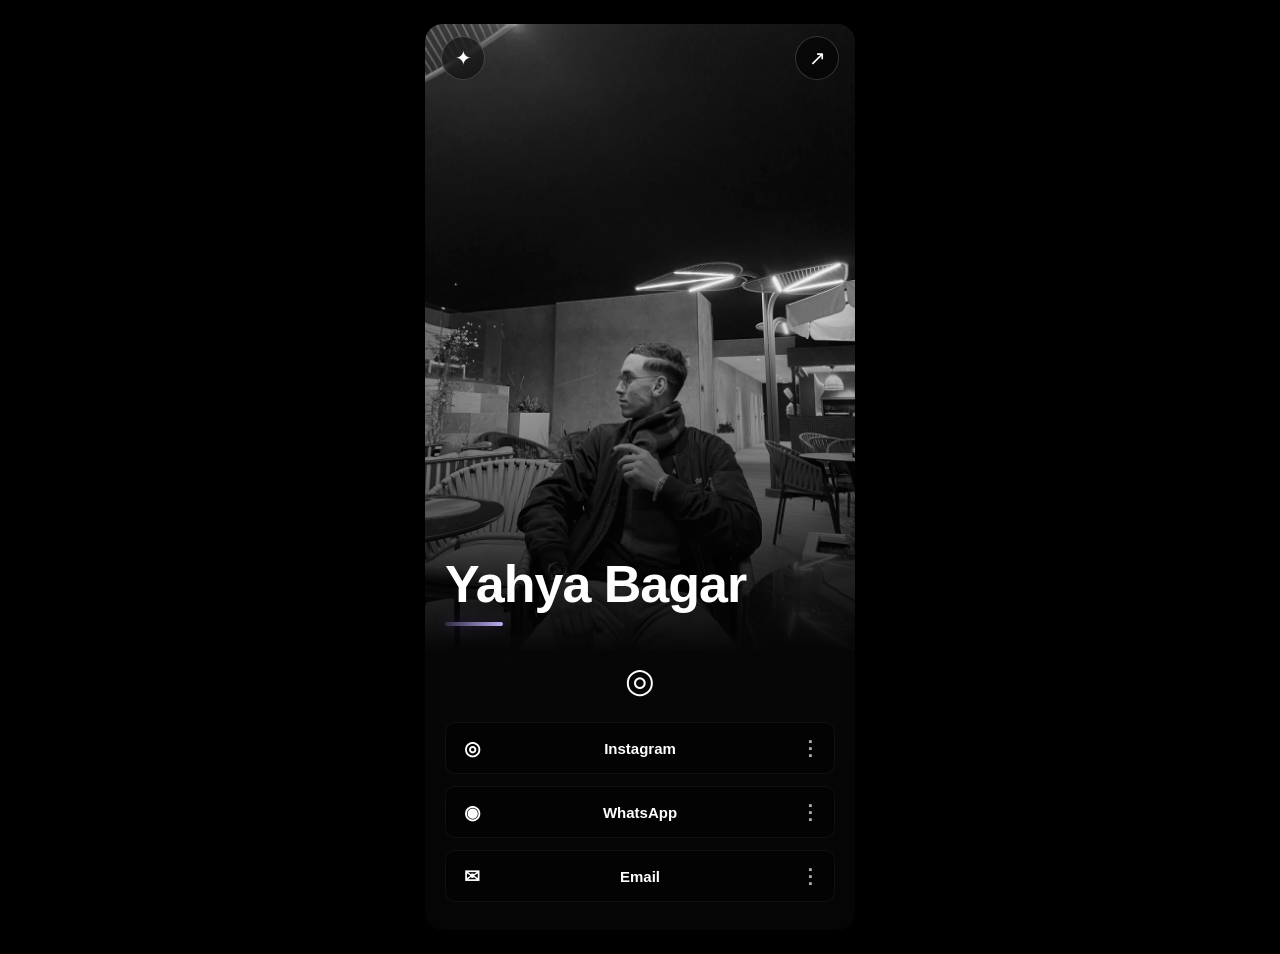
<file: index.html>
<!DOCTYPE html>
<html lang="en">
<head>
  <meta charset="UTF-8">

  <meta name="viewport"
        content="width=device-width, initial-scale=1, maximum-scale=1, viewport-fit=cover">

  <meta name="theme-color" content="#080808">
  <meta name="mobile-web-app-capable" content="yes">
  <meta name="apple-mobile-web-app-capable" content="yes">
  <meta name="apple-mobile-web-app-status-bar-style" content="black-translucent">
  <meta name="format-detection" content="telephone=no">

  <title>My Profile</title>

  <link rel="stylesheet" href="style.css">
</head>

<body>

  <main class="page">

    <section class="profile">

      <!-- Top buttons -->
      <button
        class="icon-btn top-left"
        id="themeBtn"
        aria-label="Change theme">
        ✦
      </button>

      <button
        class="icon-btn top-right"
        id="shareBtn"
        aria-label="Share profile">
        ↗
      </button>


      <!-- Hero / Profile Image -->
      <div class="hero">

        <img
          id="heroImage"
          src="profile.jpg"
          alt="Profile"
          draggable="false">

        <div class="hero-overlay"></div>

          <h1 id="name">Yahya Bagar</h1>
        </div>

<!-- About Me Button -->
          <a href="about.html"
            class="social-icon"
            aria-label="About Yahya Bagar"
            title="About Me">
            <span>◎</span>
          </a> 


      <!-- Links -->
      <div id="links" class="links"></div>

    </section>

  </main>


  <!-- Notification -->
  <div id="toast" class="toast">
    Link copied
  </div>


  <script src="script.js"></script>

</body>
</html>
</file>
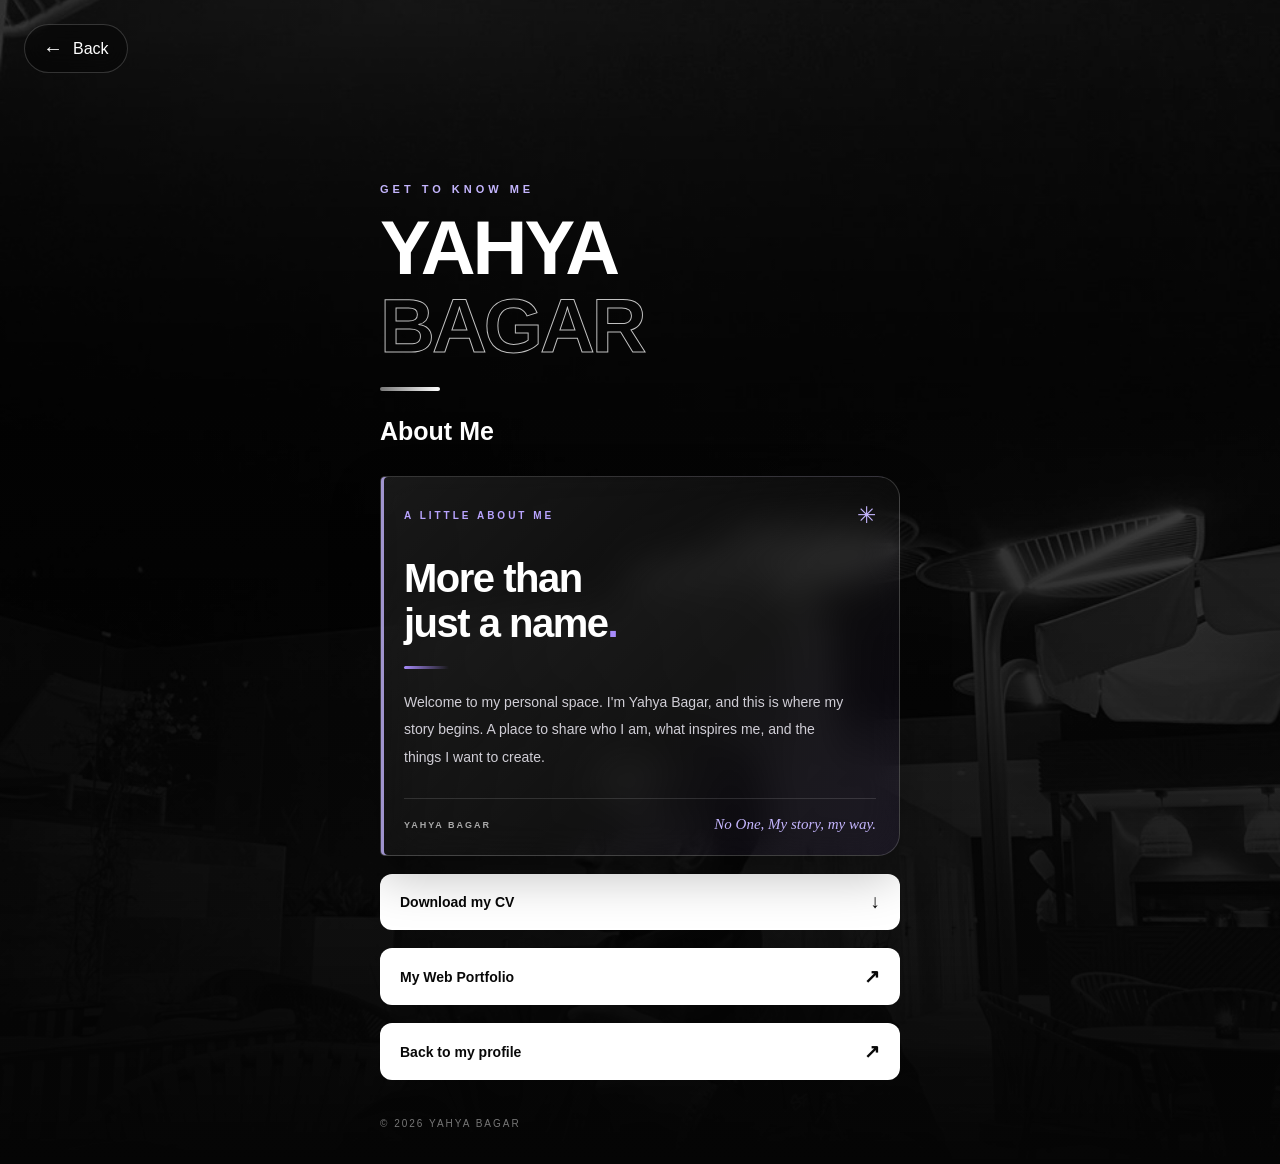
<file: about.html>
<!DOCTYPE html>
<html lang="en">
<head>
  <meta charset="UTF-8">
  <meta name="viewport" content="width=device-width, initial-scale=1">
  <meta name="theme-color" content="#080808">
  <title>About Me | Yahya Bagar</title>
  <link rel="stylesheet" href="about.css">
</head>
<body>

  <main class="about-page">

    <a href="index.html" class="back-btn">
      <span>←</span> Back
    </a>

    <div class="background-overlay"></div>

    <section class="about-content">

      <p class="eyebrow">GET TO KNOW ME</p>

      <h1>
        YAHYA
        <span>BAGAR</span>
      </h1>

      <div class="accent-line"></div>

      <h2>About Me</h2>

      <!--<p class="description">
        Welcome to my personal space.
        I'm Yahya Bagar, and this is where
        you can discover more about me,
        my interests, and my journey.
      </p>-->

      
<div class="about-note">

  <div class="note-header">
    <span class="note-label">A LITTLE ABOUT ME</span>
    <span class="note-star">✳</span>
  </div>

  <h2>More than<br>just a name<span>.</span></h2>

  <div class="note-line"></div>

  <p class="description">
    Welcome to my personal space.
    I'm Yahya Bagar, and this is where
    my story begins. A place to share
    who I am, what inspires me, and
    the things I want to create.
  </p>

  <div class="note-footer">
    <span>YAHYA BAGAR</span>
    <span class="handwritten">No One, My story, my way.</span>
  </div>

</div>


      
<!-- Download CV button -->
<a href="#" class="home-btn">
  Download my CV <span>↓</span>
</a>

<!-- My Web Portfolio button -->
<a href="#" class="home-btn">
  My Web Portfolio <span>↗</span>
</a>

<!-- Back to my profile button -->
<a href="index.html" class="home-btn">
  Back to my profile <span>↗</span>
</a>


    </section>

    <p class="footer">© 2026 YAHYA BAGAR</p>

  </main>

</body>
</html>
</file>
<file: style.css>
* {
  box-sizing: border-box;
  -webkit-tap-highlight-color: transparent;
}

/* =========================
   VARIABLES
========================= */

:root {
  --bg: #050505;
  --card: #080808;
  --text: #ffffff;
  --muted: #a5a5a5;
  --border: rgba(255,255,255,.10);
  --accent: #8b5cf6;
  --safe-top: env(safe-area-inset-top, 0px);
  --safe-right: env(safe-area-inset-right, 0px);
  --safe-bottom: env(safe-area-inset-bottom, 0px);
  --safe-left: env(safe-area-inset-left, 0px);
  --page-pad: max(16px, var(--safe-left));
}

/* =========================
   PROFESSIONAL NAME
========================= */

.hero h1 {
  position: absolute;
  z-index: 2;
  left: max(20px, var(--safe-left));
  right: max(20px, var(--safe-right));
  bottom: 30px;
  margin: 0;

  font-family: Inter, "Segoe UI", Arial, sans-serif;
  font-size: clamp(36px, 9vw, 54px);
  font-weight: 900;
  line-height: 1.05;
  letter-spacing: -1.8px;

  color: #ffffff;
  text-shadow:
    0 3px 8px rgba(0, 0, 0, 0.45),
    0 12px 30px rgba(0, 0, 0, 0.5);

  overflow-wrap: anywhere;
}

/* Elegant purple accent under the name */
.hero h1::after {
  content: "";
  display: block;
  width: 58px;
  height: 4px;
  margin-top: 12px;

  border-radius: 10px;
  background: linear-gradient(
    90deg,
    #332c42,
    #c4b5fd
  );

  box-shadow: 0 0 16px rgba(139, 92, 246, 0.3);
}

/* =========================
   ABOUT BUTTON
========================= */

.social-icon {
  position: relative;
  width: 48px;
  height: 48px;
  margin: 8px auto 18px;

  display: grid;
  place-items: center;

  color: #ffffff;
  font-size: 32px;
  text-decoration: none;

  border: 1px solid transparent;
  border-radius: 50%;

  transition:
    color 0.25s ease,
    transform 0.25s ease,
    border-color 0.25s ease,
    background 0.25s ease;
}

.social-icon span {
  display: block;
  line-height: 1;
}

@media (hover: hover) and (pointer: fine) {
  .social-icon:hover {
    color: #c4b5fd;
    border-color: rgba(139, 92, 246, 0.45);
    background: rgba(139, 92, 246, 0.08);
    transform: translateY(-2px);
  }
}

.social-icon:active {
  transform: scale(0.94);
}

.social-icon:focus-visible {
  outline: 2px solid #8b5cf6;
  outline-offset: 4px;
}
/* =========================
   BODY
========================= */

html {
  -webkit-text-size-adjust: 100%;
  text-size-adjust: 100%;
}

html,
body {
  margin: 0;
  min-height: 100%;
  background: var(--bg);
  color: var(--text);
  font-family:
    Inter,
    -apple-system,
    BlinkMacSystemFont,
    "Segoe UI",
    Arial,
    Helvetica,
    sans-serif;
}

body {
  min-height: 100vh;
  min-height: 100dvh;
  overflow-x: hidden;
  overscroll-behavior-y: none;
}

img {
  max-width: 100%;
  -webkit-user-select: none;
  user-select: none;
}

button,
a {
  touch-action: manipulation;
}

/* =========================
   MAIN PAGE
========================= */

.page {
  width: 100%;
  min-height: 100vh;
  min-height: 100dvh;
  display: flex;
  justify-content: center;
}

/* =========================
   PROFILE CONTAINER
========================= */

.profile {
  position: relative;
  width: 100%;
  max-width: 480px;
  min-height: 100vh;
  min-height: 100dvh;
  background:
    radial-gradient(
      circle at 82% 30%,
      rgba(130,70,255,.18),
      transparent 20%
    ),
    linear-gradient(
      180deg,
      #090909 0%,
      #050505 100%
    );
  overflow-x: hidden;
}

/* =========================
   TOP BUTTONS
========================= */

.icon-btn {
  position: absolute;
  z-index: 10;
  top: calc(12px + var(--safe-top));
  width: 44px;
  height: 44px;
  border: 1px solid rgba(255,255,255,.18);
  border-radius: 50%;
  background: rgba(0,0,0,.48);
  color: white;
  font-size: 20px;
  cursor: pointer;
  backdrop-filter: blur(12px);
  -webkit-backdrop-filter: blur(12px);
  display: grid;
  place-items: center;
  padding: 0;
  transition:
    transform .2s ease,
    background .2s ease;
}

@media (hover: hover) and (pointer: fine) {
  .icon-btn:hover {
    transform: scale(1.06);
    background: rgba(255,255,255,.12);
  }
}

.icon-btn:active {
  transform: scale(.96);
}

.top-left {
  left: calc(16px + var(--safe-left));
}

.top-right {
  right: calc(16px + var(--safe-right));
}

/* =========================
   HERO  (70% of phone screen)
========================= */

.hero {
  position: relative;
  height: 70vh;
  height: 70dvh;
  min-height: 280px;
  overflow: hidden;
}

.hero img {
  width: 100%;
  height: 100%;
  object-fit: cover;
  object-position: center 20%;
  display: block;
  filter:
    saturate(.85)
    contrast(1.05);
}

/* =========================
   IMAGE OVERLAY
========================= */

.hero-overlay {
  position: absolute;
  inset: 0;
  background:
    linear-gradient(
      180deg,
      rgba(0,0,0,.18) 0%,
      rgba(0,0,0,.06) 42%,
      #050505 100%
    );
}

/* =========================
   NAME
========================= */

.hero h1 {
  position: absolute;
  left: max(20px, var(--safe-left));
  right: max(20px, var(--safe-right));
  bottom: 28px;
  margin: 0;
  font-size: clamp(34px, 10vw, 52px);
  line-height: .98;
  letter-spacing: -1px;
  font-weight: 800;
  text-transform: none;
  overflow-wrap: anywhere;
  text-shadow: 0 5px 30px rgba(0,0,0,.45);
}

/* =========================
   SOCIAL ICON
========================= */

.social-icon {
  position: relative;
  width: 48px;
  height: 48px;
  margin: 2px auto 18px;
  display: grid;
  place-items: center;
  font-size: 34px;
}

.social-icon span {
  display: block;
  line-height: 1;
}

/* =========================
   LINKS CONTAINER
========================= */

.links {
  padding:
    0
    max(20px, var(--safe-left), var(--safe-right))
    calc(28px + var(--safe-bottom));
  display: flex;
  flex-direction: column;
  gap: 12px;
}

/* =========================
   LINK BUTTON
========================= */

.link-card {
  min-height: 52px;
  width: 100%;
  border-radius: 10px;
  border: 1px solid rgba(255,255,255,.05);
  background: #030303;
  color: white;
  text-decoration: none;
  display: flex;
  align-items: center;
  justify-content: center;
  padding: 14px 46px;
  position: relative;
  font-size: 15px;
  font-weight: 650;
  transition:
    transform .18s ease,
    background .18s ease,
    border-color .18s ease;
}

@media (hover: hover) and (pointer: fine) {
  .link-card:hover {
    transform: translateY(-2px);
    background: #111;
    border-color: rgba(255,255,255,.13);
  }
}

.link-card:active {
  transform: scale(.98);
  background: #111;
}

/* =========================
   LINK ICON
========================= */

.link-icon {
  position: absolute;
  left: 18px;
  font-size: 19px;
}

/* =========================
   THREE DOTS
========================= */

.more {
  position: absolute;
  right: 14px;
  color: #aaa;
  font-size: 20px;
}

/* =========================
   TOAST
========================= */

.toast {
  position: fixed;
  left: 50%;
  bottom: calc(20px + var(--safe-bottom));
  transform: translate(-50%, 20px);
  background: #fff;
  color: #000;
  padding: 10px 16px;
  border-radius: 999px;
  font-size: 13px;
  opacity: 0;
  pointer-events: none;
  transition: .25s ease;
  z-index: 99;
  max-width: calc(100vw - 32px);
}

.toast.show {
  opacity: 1;
  transform: translate(-50%, 0);
}

/* =========================
   SMALL PHONES
========================= */

@media (max-width: 360px) {
  .hero h1 {
    font-size: clamp(30px, 10.5vw, 42px);
    letter-spacing: -1.5px;
  }

  .links {
    padding-left: 16px;
    padding-right: 16px;
  }

  .link-card {
    min-height: 50px;
    font-size: 14px;
  }
}

/* =========================
   SHORT / SMALL SCREENS
========================= */

@media (max-height: 700px) {
  .social-icon {
    margin: 0 auto 12px;
  }

  .hero h1 {
    bottom: 20px;
  }
}

/* =========================
   LANDSCAPE PHONES
========================= */

@media (orientation: landscape) and (max-height: 560px) {
  .profile {
    display: grid;
    grid-template-columns: minmax(0, 1.4fr) minmax(240px, 1fr);
    grid-template-rows: auto 1fr;
    align-items: stretch;
    width: 100%;
    max-width: none;
    min-height: 100vh;
    min-height: 100dvh;
    height: 100vh;
    height: 100dvh;
  }

  .hero {
    grid-column: 1;
    grid-row: 1 / span 2;
    height: 100%;
    min-height: 0;
  }

  .hero h1 {
    font-size: clamp(28px, 6vw, 44px);
    bottom: 16px;
    letter-spacing: -1.5px;
  }

  .icon-btn {
    width: 40px;
    height: 40px;
  }

  .social-icon {
    grid-column: 2;
    margin: 18px auto 8px;
  }

  .links {
    grid-column: 2;
    padding: 0 16px calc(16px + var(--safe-bottom));
    justify-content: center;
  }
}

/* =========================
   LARGE SCREENS (not phones)
========================= */

@media (min-width: 700px) and (min-height: 600px) {
  body {
    padding: 24px 0;
    background: #000;
  }

  .profile {
    width: min(100%, 430px);
    min-height: calc(100vh - 48px);
    min-height: calc(100dvh - 48px);
    border-radius: 18px;
    box-shadow: 0 20px 70px rgba(0,0,0,.55);
    overflow: hidden;
  }

  .hero {
    height: 70vh;
    height: 70dvh;
  }
}
</file>
<file: about.css>
* {
  box-sizing: border-box;
}

:root {
  --accent: #c4b5fd;
  --text: #fff;
  --muted: #aaa;
}

html {
  min-height: 100%;
  background: #050505;
}

body {
  margin: 0;
  min-height: 100vh;
  font-family: Inter, "Segoe UI", Arial, sans-serif;
  color: var(--text);
  background: #050505;
}

.about-page {
  position: relative;
  isolation: isolate;
  min-height: 100vh;
  min-height: 100dvh;
  overflow: hidden;
  padding: 100px 24px 35px;
  background: #050505 url("profile.jpg") center 25% / cover no-repeat;
}

.background-overlay {
  position: absolute;
  inset: 0;
  z-index: -1;
  background:
    linear-gradient(
      180deg,
      rgba(0,0,0,.25) 0%,
      rgba(0,0,0,.68) 35%,
      #050505 100%
    ),
    linear-gradient(
      90deg,
      rgba(0,0,0,.65),
      rgba(0,0,0,.12)
    );
}

.back-btn {
  position: absolute;
  top: 24px;
  left: 24px;
  display: inline-flex;
  align-items: center;
  gap: 10px;
  padding: 12px 18px;
  border: 1px solid rgba(255,255,255,.18);
  border-radius: 30px;
  color: white;
  text-decoration: none;
  background: rgba(0,0,0,.35);
  backdrop-filter: blur(12px);
  -webkit-backdrop-filter: blur(12px);
  transition: .25s;
}

.back-btn span {
  font-size: 20px;
}

.back-btn:hover {
  border-color: var(--accent);
  transform: translateX(-3px);
}

.about-content {
  width: 100%;
  max-width: 520px;
  margin: 0 auto;
  padding-top: 12vh;
}

.eyebrow {
  color: var(--accent);
  font-size: 11px;
  font-weight: 800;
  letter-spacing: 4px;
}

h1 {
  margin: 18px 0;
  font-size: clamp(48px, 12vw, 76px);
  font-weight: 900;
  letter-spacing: -3px;
  line-height: .92;
}

h1 span {
  display: block;
  color: transparent;
  -webkit-text-stroke: 1px rgba(255,255,255,.75);
  margin-top: 8px;
}

.accent-line {
  width: 60px;
  height: 4px;
  border-radius: 10px;
  background: linear-gradient(90deg, #777, #fff);
  margin: 26px 0;
}

h2 {
  font-size: 25px;
  margin: 0 0 12px;
}

.description {
  color: #c2c2c2;
  font-size: 15px;
  line-height: 1.9;
  max-width: 440px;
}

.info-card {
  margin-top: 26px;
  padding: 22px;
  border: 1px solid rgba(255,255,255,.13);
  border-radius: 18px;
  background: rgba(12,12,12,.62);
  backdrop-filter: blur(18px);
  -webkit-backdrop-filter: blur(18px);
}

.label {
  margin: 0 0 7px;
  color: #999;
  font-size: 10px;
  letter-spacing: 2px;
  font-weight: 800;
}

.value {
  margin: 0;
  font-size: 14px;
  font-weight: 600;
  line-height: 1.7;
}

.separator {
  height: 1px;
  background: rgba(255,255,255,.10);
  margin: 17px 0;
}

.home-btn {
  display: flex;
  justify-content: space-between;
  align-items: center;
  margin-top: 18px;
  padding: 17px 20px;
  border-radius: 12px;
  color: #080808;
  background: #fff;
  font-size: 14px;
  font-weight: 750;
  text-decoration: none;
  transition: .25s;
}

.home-btn:hover {
  background: var(--accent);
  transform: translateY(-2px);
}

.home-btn span {
  font-size: 19px;
}

.footer {
  max-width: 520px;
  margin: 38px auto 0;
  color: #777;
  font-size: 10px;
  letter-spacing: 2px;
}

@media (min-width: 700px) {
  .about-page {
    padding-top: 100px;
  }

  .about-content {
    padding-top: 8vh;
  }
}

@media (max-width: 360px) {
  .about-page {
    padding-left: 18px;
    padding-right: 18px;
  }

  .back-btn {
    left: 18px;
  }

  .info-card {
    padding: 18px;
  }
}

/* ABOUT ME — BEAUTIFUL NOTE CARD */

.about-note {
  position: relative;
  margin-top: 30px;
  padding: 25px 23px 22px;
  overflow: hidden;

  border: 1px solid rgba(255, 255, 255, .17);
  border-radius: 5px 22px 22px 5px;

  background: linear-gradient(
    135deg,
    rgba(255,255,255,.09),
    rgba(255,255,255,.025) 60%,
    rgba(139,92,246,.07)
  );

  box-shadow:
    0 20px 50px rgba(0,0,0,.25),
    inset 3px 0 0 rgba(196,181,253,.8);

  backdrop-filter: blur(18px);
  -webkit-backdrop-filter: blur(18px);
}

.note-header {
  display: flex;
  justify-content: space-between;
  align-items: center;
  margin-bottom: 27px;
}

.note-label {
  color: #b9a4ff;
  font-size: 10px;
  font-weight: 800;
  letter-spacing: 3px;
}

.note-star {
  color: #c4b5fd;
  font-size: 23px;
}

.about-note h2 {
  margin: 0;
  font-size: clamp(30px, 7vw, 40px);
  font-weight: 850;
  line-height: 1.13;
  letter-spacing: -1.5px;
}

.about-note h2 span {
  color: #a78bfa;
}

.note-line {
  width: 45px;
  height: 3px;
  margin: 20px 0;
  border-radius: 10px;
  background: linear-gradient(
    90deg,
    #a78bfa,
    transparent
  );
}

.about-note .description {
  margin: 0;
  color: #d0ced6;
  font-size: 14px;
  line-height: 1.95;
}

.note-footer {
  display: flex;
  justify-content: space-between;
  align-items: center;
  flex-wrap: wrap;
  gap: 12px;

  margin-top: 27px;
  padding-top: 17px;
  border-top: 1px solid rgba(255,255,255,.13);
}

.note-footer > span:first-child {
  color: #aaa;
  font-size: 9px;
  font-weight: 800;
  letter-spacing: 2px;
}

.note-footer .handwritten {
  color: #c4b5fd;
  font-family: Georgia, serif;
  font-size: 15px;
  font-style: italic;
}
</file>
